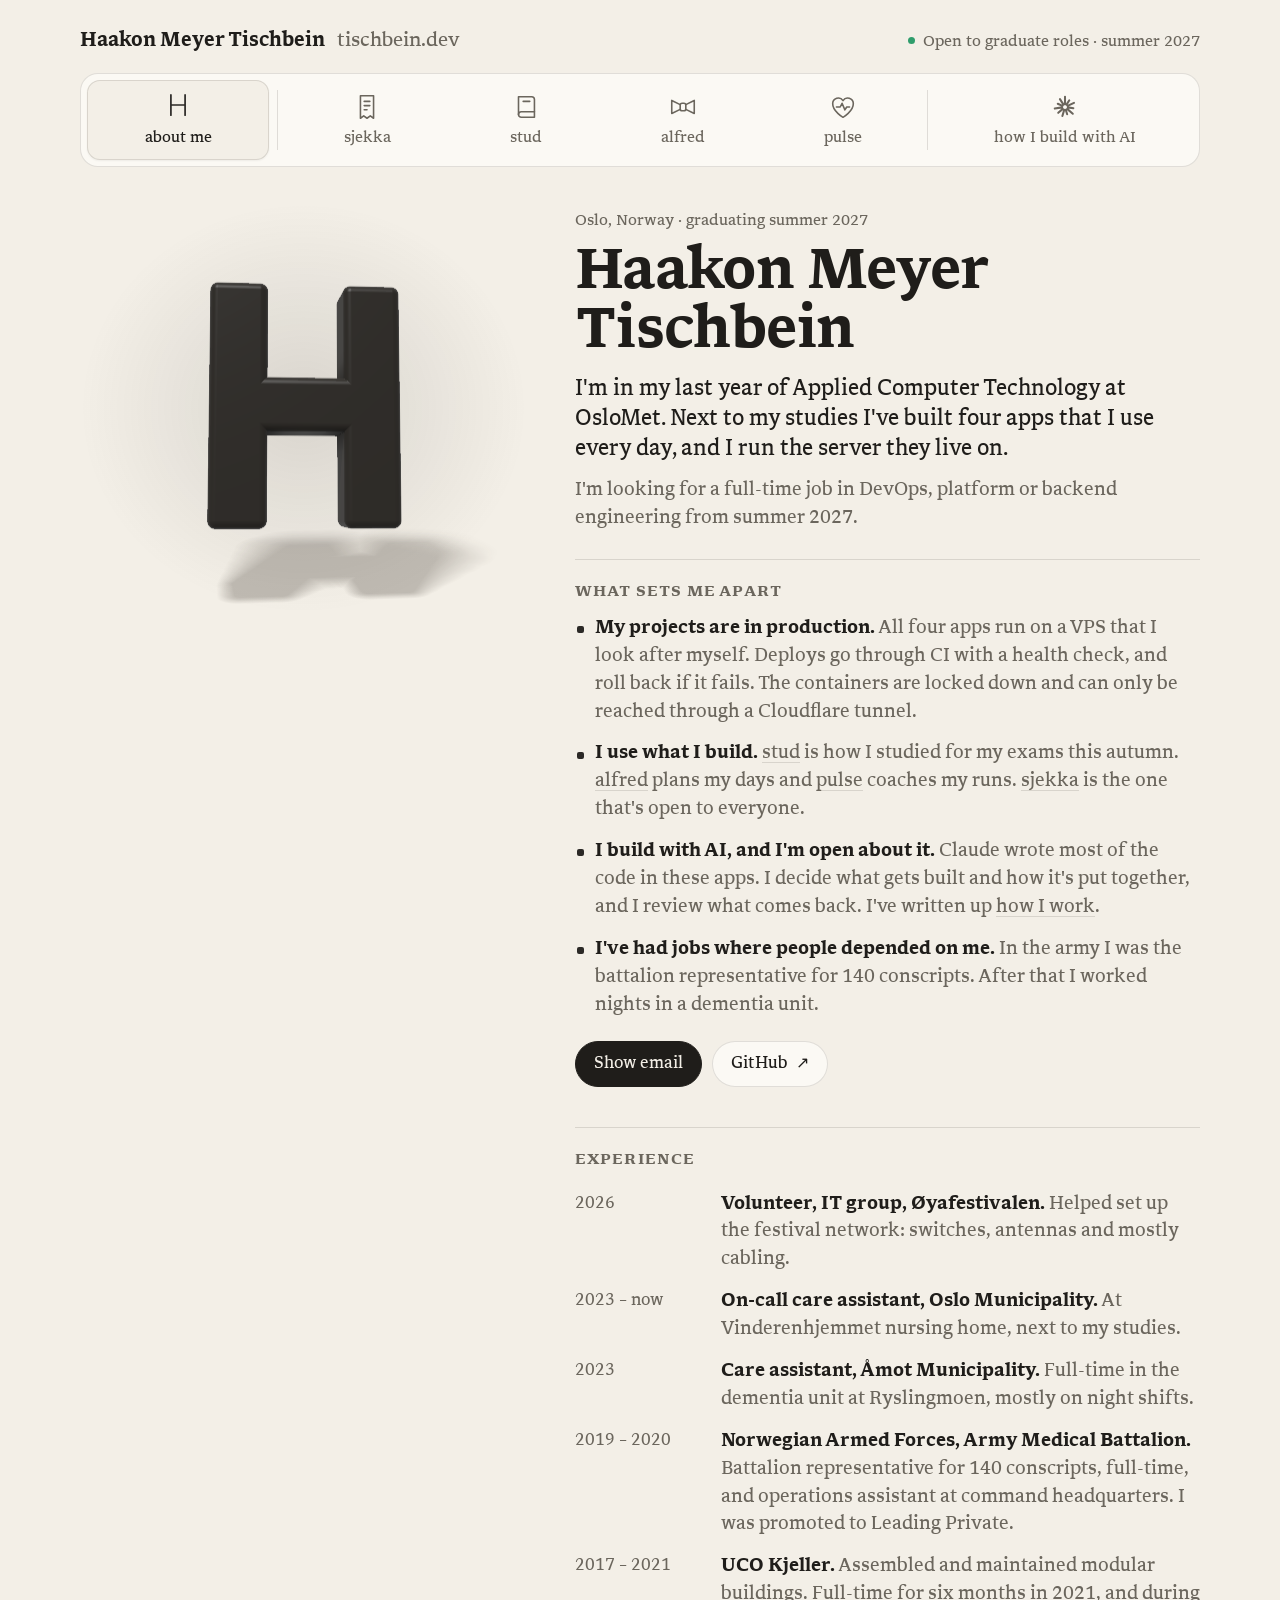
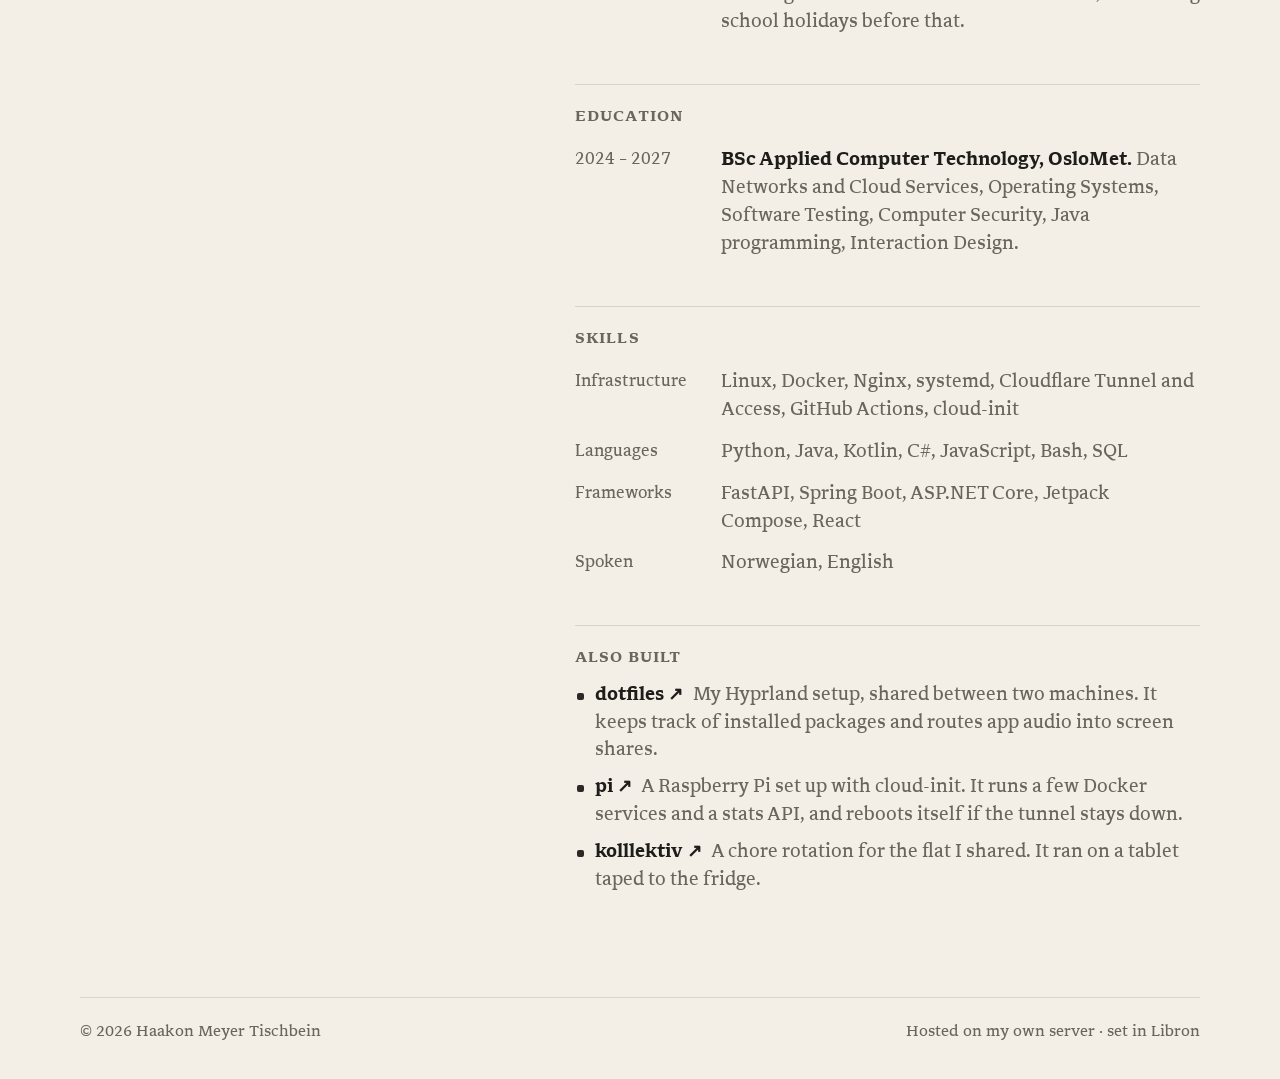
<file: index.html>
<!DOCTYPE html>
<html lang="en">
<head>
    <meta charset="UTF-8">
    <meta name="viewport" content="width=device-width, initial-scale=1.0">
    <title>Haakon Meyer Tischbein</title>
    <meta name="description" content="Final-year Applied Computer Technology student at OsloMet. I have built four apps that I use every day and I run the server they live on. Looking for a full-time job from summer 2027.">
    <meta name="theme-color" content="#f3efe7">
    <link rel="icon" type="image/svg+xml" href="static/favicon.svg?v=3">
    <link rel="preload" href="static/fonts/Libron-Regular.woff2" as="font" type="font/woff2" crossorigin>
    <link rel="stylesheet" href="style.css?v=13">
    <script>document.documentElement.classList.add("js");</script>
</head>
<body>
    <header class="top">
        <a href="./" class="mark">Haakon Meyer Tischbein <span>tischbein.dev</span></a>
        <a class="hire" href="#about" data-goto="about">Open to graduate roles · summer 2027</a>
    </header>

    <nav class="tabs" aria-label="Projects and pages">
        <a href="#about" data-panel="about">
            <svg viewBox="0 0 32 32" aria-hidden="true"><path d="M9 6v20M23 6v20M9 16h14"/></svg>
            <span>about me</span>
        </a>
        <i class="sep" aria-hidden="true"></i>
        <a href="#sjekka" data-panel="sjekka">
            <svg viewBox="0 0 32 32" aria-hidden="true"><path d="M9 4h14v24l-3.5-2.5L16 28l-3.5-2.5L9 28z"/><path d="M13 10h6M13 14.5h6M13 19h3"/></svg>
            <span>sjekka</span>
        </a>
        <a href="#stud" data-panel="stud">
            <svg viewBox="0 0 32 32" aria-hidden="true"><path d="M8 5h14a3 3 0 0 1 3 3v19H11a3 3 0 0 1-3-3z"/><path d="M8 24a3 3 0 0 1 3-3h14M13 10h7"/></svg>
            <span>stud</span>
        </a>
        <a href="#alfred" data-panel="alfred">
            <svg viewBox="0 0 32 32" aria-hidden="true"><path d="M13 13.5 4 9v14l9-4.5M19 13.5 28 9v14l-9-4.5"/><rect x="13" y="12" width="6" height="8" rx="2"/></svg>
            <span>alfred</span>
        </a>
        <a href="#pulse" data-panel="pulse">
            <svg viewBox="0 0 32 32" aria-hidden="true"><path d="M16 27S5 20.5 5 12.5A6 6 0 0 1 16 9.200a6 6 0 0 1 11 3.300C27 20.500 16 27 16 27z"/><path d="M9 16h4l2-4 3 7 2-3h3"/></svg>
            <span>pulse</span>
        </a>
        <i class="sep" aria-hidden="true"></i>
        <a href="#ai" data-panel="ai">
            <svg viewBox="0 0 32 32" aria-hidden="true"><path stroke-width="2.2" d="M16.0 13.0L16.0 5.0M17.6 13.5L20.6 8.8M18.7 14.8L25.6 11.6M19.0 16.4L24.9 17.3M18.3 18.0L24.3 23.2M16.8 18.9L18.3 23.7M15.2 18.9L13.2 25.6M13.7 18.0L8.8 22.2M13.0 16.4L5.1 17.6M13.3 14.8L8.3 12.5M14.4 13.5L10.6 7.6"/></svg>
            <span>how I build with AI</span>
        </a>
    </nav>

    <main class="stage">
        <div class="object">
            <canvas id="object" aria-hidden="true"></canvas>
        </div>

        <div class="panels">

        <section id="about" class="panel">
            <p class="kicker">Oslo, Norway · graduating summer 2027</p>
            <h1>Haakon Meyer Tischbein</h1>
            <p class="lede">I'm in my last year of Applied Computer Technology at OsloMet. Next to my studies I've built four apps that I use every day, and I run the server they live on.</p>
            <p class="sub">I'm looking for a full-time job in DevOps, platform or backend engineering from summer 2027.</p>

            <h3 class="first">What sets me apart</h3>

            <ul class="why">
                <li><b>My projects are in production.</b> All four apps run on a VPS that I look after myself. Deploys go through CI with a health check, and roll back if it fails. The containers are locked down and can only be reached through a Cloudflare tunnel.</li>
                <li><b>I use what I build.</b> <a href="#stud" data-goto="stud">stud</a> is how I studied for my exams this autumn. <a href="#alfred" data-goto="alfred">alfred</a> plans my days and <a href="#pulse" data-goto="pulse">pulse</a> coaches my runs. <a href="#sjekka" data-goto="sjekka">sjekka</a> is the one that's open to everyone.</li>
                <li><b>I build with AI, and I'm open about it.</b> Claude wrote most of the code in these apps. I decide what gets built and how it's put together, and I review what comes back. I've written up <a href="#ai" data-goto="ai">how I work</a>.</li>
                <li><b>I've had jobs where people depended on me.</b> In the army I was the battalion representative for 140 conscripts. After that I worked nights in a dementia unit.</li>
            </ul>

            <div class="actions">
                <button type="button" class="pill primary reveal" data-a="haa" data-b="meti" data-c="hotmail.com">Show email</button>
                <a class="pill" href="https://github.com/H44K0N">GitHub <span class="arrow">↗</span></a>
            </div>

            <h3>Experience</h3>
            <dl class="cv">
                <div><dt>2026</dt><dd><b>Volunteer, IT group, Øyafestivalen.</b> Helped set up the festival network: switches, antennas and mostly cabling.</dd></div>
                <div><dt>2023 – now</dt><dd><b>On-call care assistant, Oslo Municipality.</b> At Vinderenhjemmet nursing home, next to my studies.</dd></div>
                <div><dt>2023</dt><dd><b>Care assistant, Åmot Municipality.</b> Full-time in the dementia unit at Ryslingmoen, mostly on night shifts.</dd></div>
                <div><dt>2019 – 2020</dt><dd><b>Norwegian Armed Forces, Army Medical Battalion.</b> Battalion representative for 140 conscripts, full-time, and operations assistant at command headquarters. I was promoted to Leading Private.</dd></div>
                <div><dt>2017 – 2021</dt><dd><b>UCO Kjeller.</b> Assembled and maintained modular buildings. Full-time for six months in 2021, and during school holidays before that.</dd></div>
            </dl>

            <h3>Education</h3>
            <dl class="cv">
                <div><dt>2024 – 2027</dt><dd><b>BSc Applied Computer Technology, OsloMet.</b> Data Networks and Cloud Services, Operating Systems, Software Testing, Computer Security, Java programming, Interaction Design.</dd></div>
            </dl>

            <h3>Skills</h3>
            <dl class="cv">
                <div><dt>Infrastructure</dt><dd>Linux, Docker, Nginx, systemd, Cloudflare Tunnel and Access, GitHub Actions, cloud&#8209;init</dd></div>
                <div><dt>Languages</dt><dd>Python, Java, Kotlin, C#, JavaScript, Bash, SQL</dd></div>
                <div><dt>Frameworks</dt><dd>FastAPI, Spring Boot, ASP.NET Core, Jetpack Compose, React</dd></div>
                <div><dt>Spoken</dt><dd>Norwegian, English</dd></div>
            </dl>

            <h3>Also built</h3>
            <ul class="also">
                <li><a href="https://github.com/H44K0N/dotfiles">dotfiles <span class="arrow">↗</span></a> My Hyprland setup, shared between two machines. It keeps track of installed packages and routes app audio into screen shares.</li>
                <li><a href="https://github.com/H44K0N/pi">pi <span class="arrow">↗</span></a> A Raspberry Pi set up with cloud-init. It runs a few Docker services and a stats API, and reboots itself if the tunnel stays down.</li>
                <li><a href="https://github.com/H44K0N/kolllektiv">kolllektiv <span class="arrow">↗</span></a> A chore rotation for the flat I shared. It ran on a tablet taped to the fridge.</li>
            </ul>
        </section>

        <section id="sjekka" class="panel">
            <p class="kicker"><span class="live">live</span> Web app · public</p>
            <h2>sjekka</h2>
            <p class="whylabel">Why I built it</p>
            <p class="lede">I'm a student and money is tight. I wanted to compare my shopping lists across shops and see where it's actually cheapest.</p>
            <p class="sub">You take a photo of a grocery receipt and the prices go into a shared database. Then you can look up what things cost in which shop.</p>
            <a class="browser" href="https://sjekka.tischbein.dev" aria-label="Open the live sjekka demo">
                <span class="chrome">sjekka.tischbein.dev <span class="arrow">↗</span></span>
                <video muted loop playsinline preload="none" poster="static/sjekka/poster.jpg?v=2" aria-hidden="true">
                    <source data-src="static/sjekka/preview.webm?v=2" type="video/webm">
                    <source data-src="static/sjekka/preview.mp4?v=2" type="video/mp4">
                </video>
            </a>
            <ol class="flow" style="--n:4" aria-label="How a receipt is processed">
                <li><b>Photo</b><span>of a receipt</span></li><li><b>Read</b><span>Gemini, against a strict schema</span></li><li><b>Queue</b><span>retries, duplicates, unit prices</span></li><li><b>Prices</b><span>one shared database</span></li>
            </ol>
            <ul class="points">
                <li>Gemini has to answer in a fixed format. If a reading doesn't fit, it's thrown out and tried again, so bad data doesn't end up in the database.</li>
                <li>CI deploys it to my server, checks that it's healthy and rolls back if it isn't.</li>
            </ul>
            <ul class="tags"><li>FastAPI</li><li>SQLite</li><li>Gemini</li><li>Docker</li><li>GitHub Actions</li></ul>
            <div class="actions">
                <a class="pill primary" href="https://sjekka.tischbein.dev">Open live demo <span class="arrow">↗</span></a>
                <a class="pill" href="https://github.com/H44K0N/sjekka">Source <span class="arrow">↗</span></a>
            </div>
            <p class="built">Built with Claude Code. <a href="#ai" data-goto="ai">Here's how I work with it.</a></p>
        </section>

        <section id="stud" class="panel">
            <p class="kicker"><span class="live">in daily use</span> Web + Android · private</p>
            <h2>stud</h2>
            <p class="whylabel">Why I built it</p>
            <p class="lede">Every lecturer uses Canvas in their own way, and it's a mess. I got tired of hunting for files and deadlines, so I wanted all my courses to look the same.</p>
            <p class="sub">stud pulls everything from my Canvas courses once an hour, keeps a copy of the files and sorts them into the same folders for every course. It also puts all the deadlines on one timeline. Later I added a daily study session and short audiobook chapters with a quiz after each one.</p>
            <div class="webshots">
                <figure><div class="browser"><span class="chrome">stud · courses and deadlines</span><img src="static/shots/stud-web-home.webp" width="1380" height="900" loading="lazy" alt="stud's front page: three courses and one timeline of upcoming deadlines"></div><figcaption>All courses and their deadlines on one page</figcaption></figure>
                <figure><div class="browser"><span class="chrome">stud · one course</span><img src="static/shots/stud-web-course.webp" width="1380" height="630" loading="lazy" alt="A course page with the same folders as every other course: lectures, assignments, exercises, exams, readings"></div><figcaption>Every course gets the same folders</figcaption></figure>
            </div>
            <div class="shots">
                <figure><img src="static/shots/stud-today.webp" width="480" height="1068" loading="lazy" alt="stud's Today screen with the day's study session"><figcaption>Today's session</figcaption></figure>
                <figure><img src="static/shots/stud-chapter.webp" width="480" height="1068" loading="lazy" alt="An audiobook chapter playing, with its learning goals"><figcaption>A five-minute chapter</figcaption></figure>
                <figure><img src="static/shots/stud-quiz.webp" width="480" height="1068" loading="lazy" alt="A three-question quiz after the chapter"><figcaption>Quiz on what you heard</figcaption></figure>
            </div>
            <p class="note">The screenshots show made-up courses. The real one is behind Cloudflare Access.</p>
            <ol class="flow" style="--n:5" aria-label="How course material flows through stud">
                <li><b>Canvas</b><span>every course, hourly, read-only</span></li><li><b>Mirror</b><span>files kept, hidden ones too</span></li><li><b>Sort</b><span>rules first, Claude for the rest</span></li><li><b>Study</b><span>daily session, cards, mock exams</span></li><li><b>Listen</b><span>spoken chapters, then a quiz</span></li>
            </ol>
            <ul class="points">
                <li>It fetches assignments, modules, files, pages and announcements from Canvas. It also finds files that are only linked from inside a module or a page, and it keeps its copy if the lecturer removes something.</li>
                <li>Some deadlines only exist as a sentence in an announcement. Claude reads those and adds them to the timeline, marked as inferred, with the sentence shown next to them.</li>
                <li>If Claude is down or the monthly budget is used up, the sync still runs and the sorting falls back to plain rules.</li>
                <li>Claude can read the same material through a read-only MCP server, which is how I ask questions about my own syllabus. The Android app works offline.</li>
            </ul>
            <ul class="tags"><li>Canvas API</li><li>FastAPI</li><li>SQLAlchemy</li><li>Claude API</li><li>MCP</li><li>Kotlin</li><li>Media3</li><li>Cloudflare Access</li></ul>
            <p class="built">Built with Claude Code. <a href="#ai" data-goto="ai">Here's how I work with it.</a></p>
        </section>

        <section id="alfred" class="panel">
            <p class="kicker"><span class="live">in daily use</span> Android + backend · private</p>
            <h2>alfred</h2>
            <p class="whylabel">Why I built it</p>
            <p class="lede">I wanted less to think about. Figuring out what to do next takes energy, and I'd rather spend it on doing what needs to be done. With Alfred I can just get to work.</p>
            <p class="sub">Alfred is a personal boss. It plans my week around exams, work and training, and reminds me when a block starts. My news feed stays locked until the day's blocks are done.</p>
            <div class="shots">
                <figure><img src="static/shots/alfred-today.webp" width="480" height="1068" loading="lazy" alt="Alfred's Today screen with a study block in progress"><figcaption>Today</figcaption></figure>
                <figure><img src="static/shots/alfred-week.webp" width="480" height="1068" loading="lazy" alt="The planned week as a calendar"><figcaption>The planned week</figcaption></figure>
                <figure><img src="static/shots/alfred-proof.webp" width="480" height="1068" loading="lazy" alt="Three quick questions to prove a study block was done"><figcaption>A quick quiz before a block counts</figcaption></figure>
            </div>
            <p class="note">The screenshots use demo data.</p>
            <ol class="flow" style="--n:4" aria-label="How Alfred is put together">
                <li><b>State</b><span>one database</span></li><li><b>Rules</b><span>planning as plain code</span></li><li><b>LLM jobs</b><span>intake, briefing, quizzes</span></li><li><b>Phone</b><span>cached plan, its own alarms</span></li>
            </ol>
            <ul class="points">
                <li>It all works with the language model turned off. The plan is made by normal code. The model only helps with the wording and with reading what I type in.</li>
                <li>The app responds straight away, even when I'm offline. What I do is queued and sent to the server in the same order once the connection is back.</li>
                <li>It reads deadlines from stud and training from pulse, so I barely have to enter anything myself.</li>
            </ul>
            <ul class="tags"><li>Kotlin</li><li>Jetpack Compose</li><li>Room</li><li>FastAPI</li><li>Claude API</li><li>Docker</li></ul>
            <p class="built">Built with Claude Code. <a href="#ai" data-goto="ai">Here's how I work with it.</a></p>
        </section>

        <section id="pulse" class="panel">
            <p class="kicker"><span class="live">in use</span> Android + backend · open source</p>
            <h2>pulse</h2>
            <p class="whylabel">Why I built it</p>
            <p class="lede">I didn't find the official apps very intuitive, and some of the features I wanted are behind a paywall. So I made my own.</p>
            <p class="sub">pulse is an interval coach for the Polar H10 chest strap. It shows my heart rate live and tells me out loud when I'm outside the target zone. Afterwards I can see how the session went and whether I'm improving over time.</p>
            <div class="shots">
                <figure><img src="static/shots/pulse-live.webp" width="480" height="1068" loading="lazy" alt="Live heart rate of 181 inside the target zone during an interval"><figcaption>Live, in zone</figcaption></figure>
                <figure><img src="static/shots/pulse-summary.webp" width="480" height="1068" loading="lazy" alt="Summary of a 4x4 interval session with a heart-rate chart"><figcaption>After a 4×4 session</figcaption></figure>
                <figure><img src="static/shots/pulse-progress.webp" width="480" height="1068" loading="lazy" alt="Progress over the last weeks: sessions, time in zone, recovery trend"><figcaption>Progress over weeks</figcaption></figure>
            </div>
            <p class="note">The screenshots use simulated sessions.</p>
            <ol class="flow" style="--n:4" aria-label="How a session flows through pulse">
                <li><b>Strap</b><span>Polar H10 over Bluetooth</span></li><li><b>Engine</b><span>pure Kotlin, tested on simulated runs</span></li><li><b>Coach</b><span>voice cues and live screen</span></li><li><b>Sync</b><span>to my server</span></li>
            </ol>
            <ul class="points">
                <li>The coaching logic doesn't depend on Android, so a whole workout can be replayed in a test without a strap or a phone.</li>
                <li>It also copes with the boring problems, like the sensor dropping out, pausing, and the screen being off for most of a run.</li>
            </ul>
            <ul class="tags"><li>Kotlin</li><li>Jetpack Compose</li><li>Polar BLE SDK</li><li>Room</li><li>FastAPI</li></ul>
            <div class="actions">
                <a class="pill" href="https://github.com/H44K0N/pulse">Source <span class="arrow">↗</span></a>
            </div>
            <p class="built">Built with Claude Code. <a href="#ai" data-goto="ai">Here's how I work with it.</a></p>
        </section>

        <section id="ai" class="panel">
            <p class="kicker">Method</p>
            <h2>How I build with AI</h2>
            <p class="lede">Claude wrote most of the code in these apps. I decide what to build and how it's put together, I review the work, and I run it in production. I'd rather be upfront about that.</p>
            <ol class="steps">
                <li>I write a brief first. Claude asks me questions before it writes any code, and my answers are saved as decisions.</li>
                <li>We work out the architecture together. Claude suggests a design, I push back, and I make the final call on the big things, like what should be its own app and what runs where.</li>
                <li>The app and the server agree on an API before anything is built. That way two agents can build each side at the same time.</li>
                <li>Each agent works in its own clone, on its own branch. Before anything is merged, the tests are run again in a fresh clone and the sensitive code is read.</li>
                <li>The rules are normal code with tests. The language model only gets small jobs where the output can be checked, and the apps still work without it.</li>
                <li>Deploys go through CI with a health check and rollback. There are backups, and a cap on what the AI is allowed to spend.</li>
            </ol>
            <div class="actions">
                <a class="pill primary" href="ai/">Read the longer version <span class="arrow">→</span></a>
            </div>
        </section>

        </div>
    </main>

    <footer>
        <span>© 2026 Haakon Meyer Tischbein</span>
        <span>Hosted on my own server · set in Libron</span>
    </footer>

    <script src="app.js?v=7" defer></script>
</body>
</html>
</file>
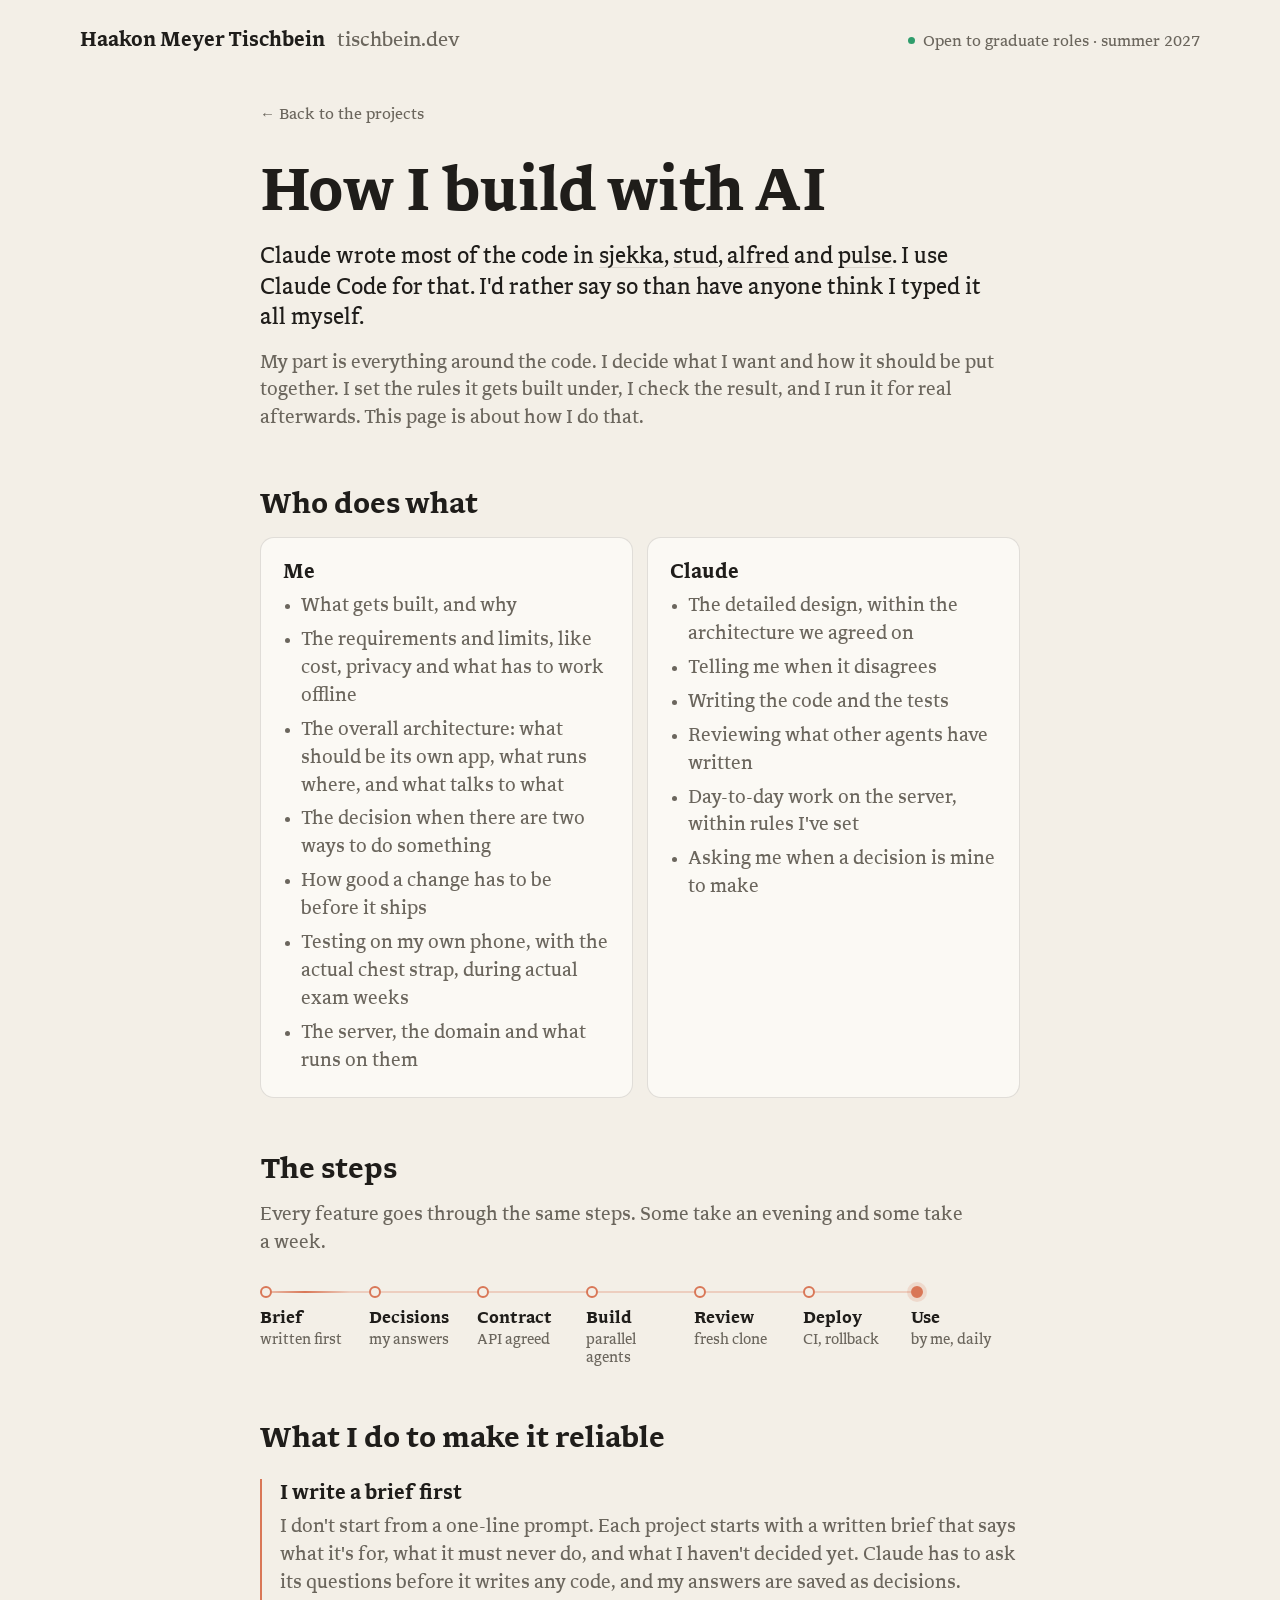
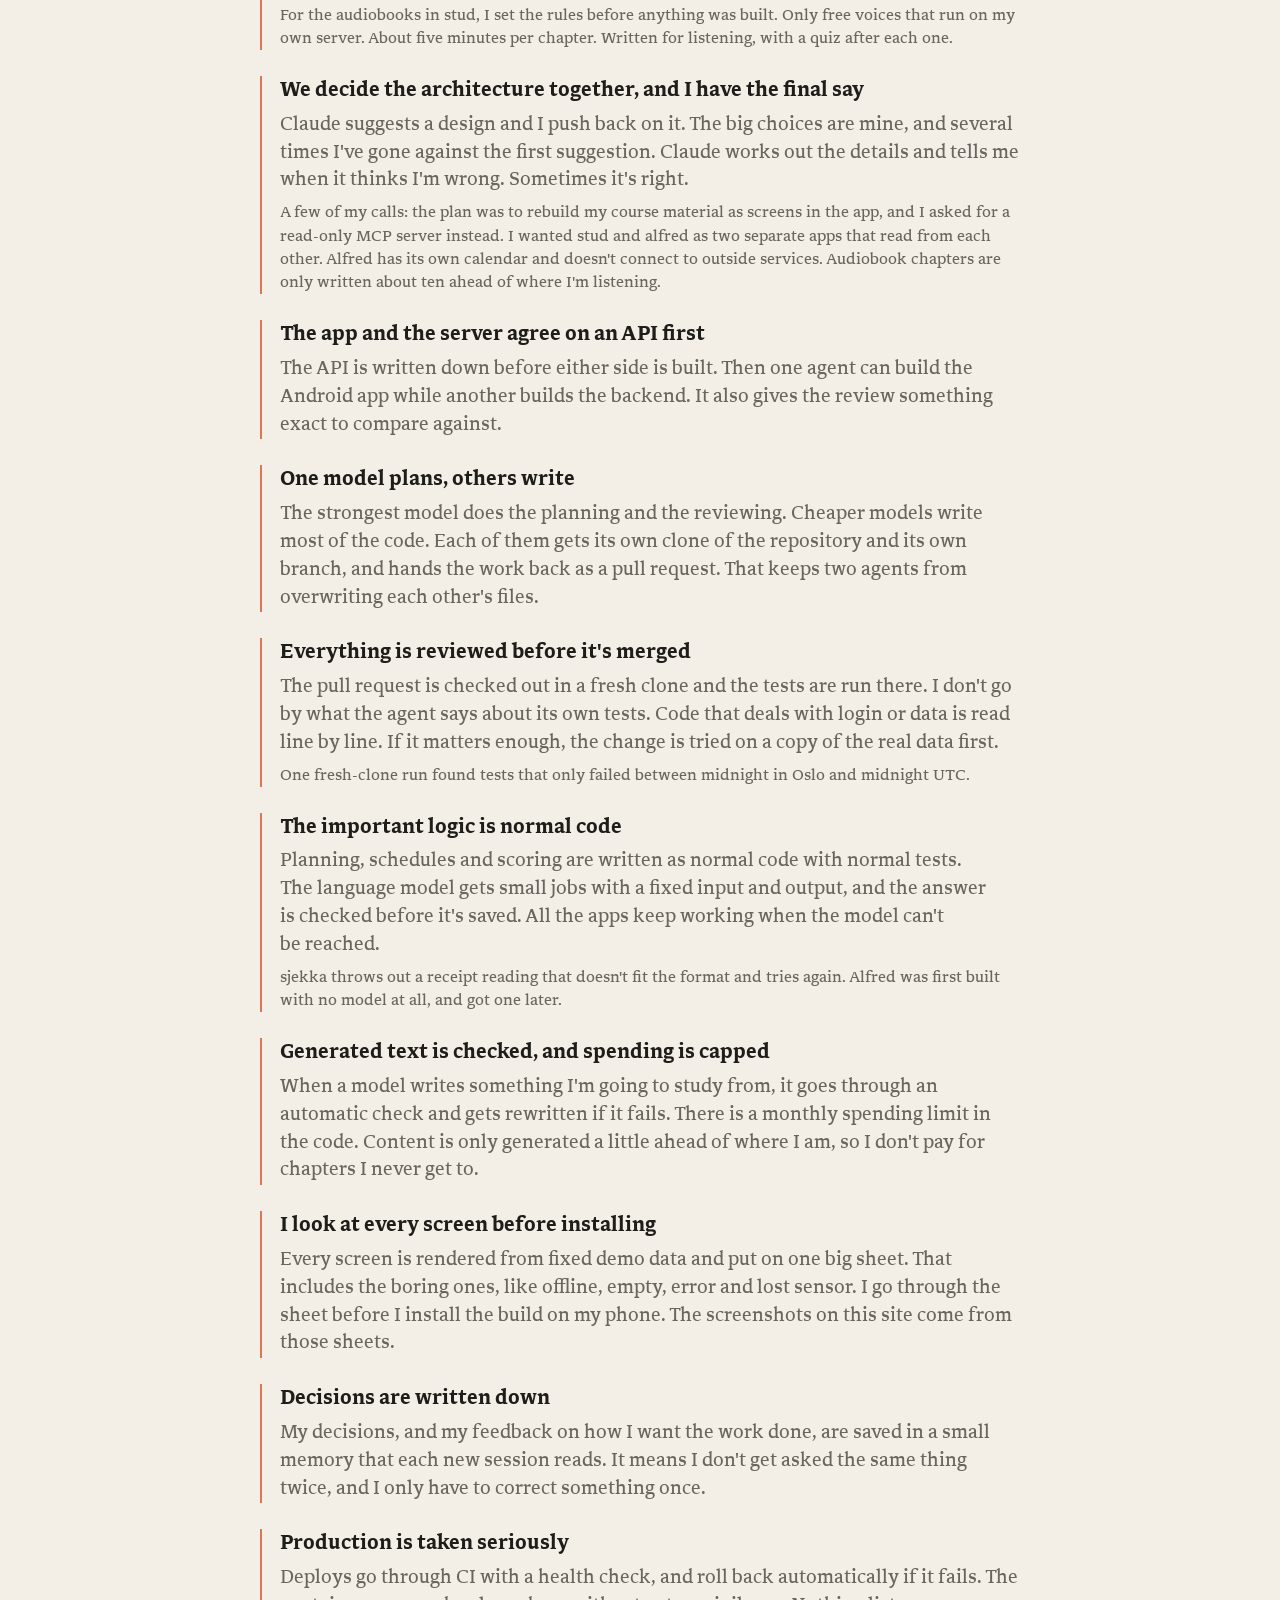
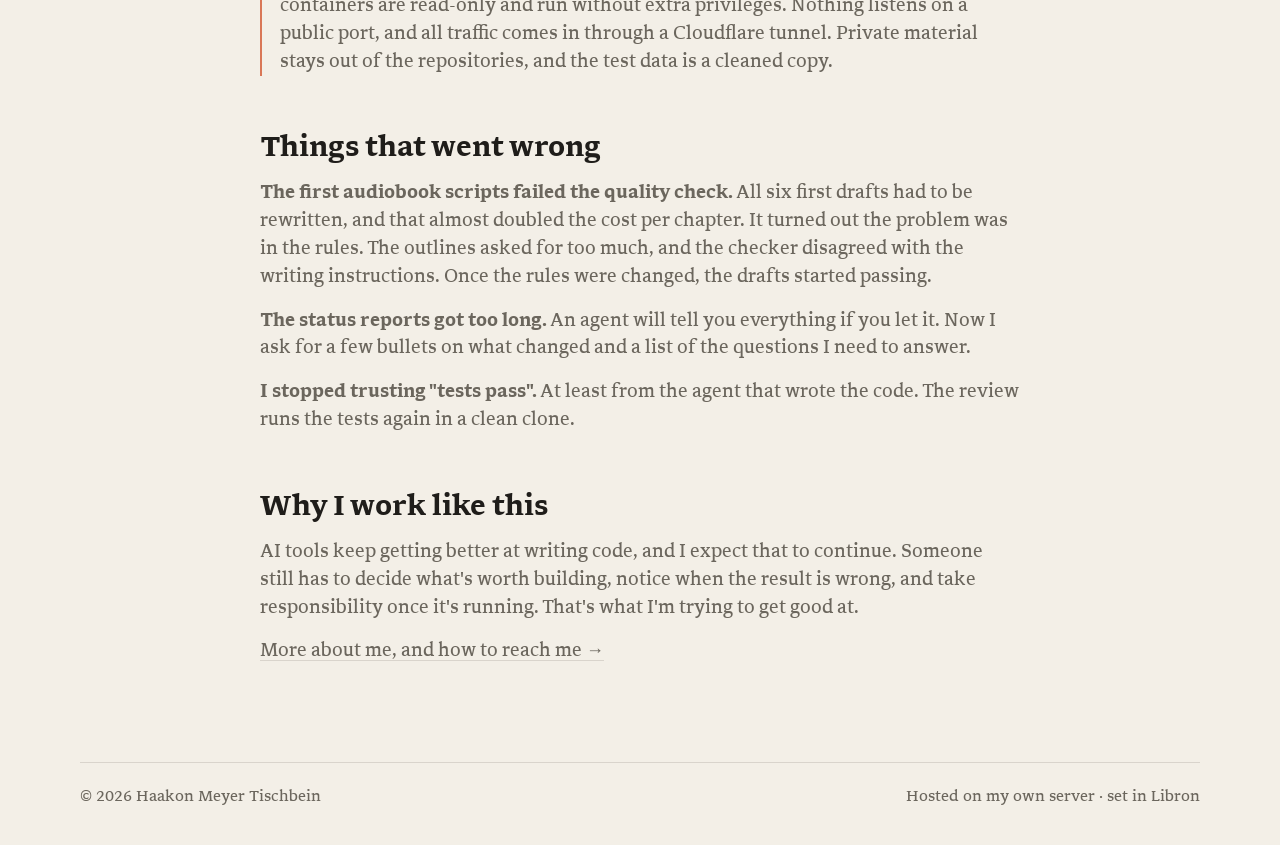
<file: ai/index.html>
<!DOCTYPE html>
<html lang="en" style="--accent:#d97757">
<head>
    <meta charset="UTF-8">
    <meta name="viewport" content="width=device-width, initial-scale=1.0">
    <title>How I build with AI · Haakon Meyer Tischbein</title>
    <meta name="description" content="Claude wrote most of the code in my apps. This is how I work with it, what I decide myself, and what went wrong along the way.">
    <meta name="theme-color" content="#f3efe7">
    <link rel="icon" type="image/svg+xml" href="../static/favicon.svg?v=3">
    <link rel="preload" href="../static/fonts/Libron-Regular.woff2" as="font" type="font/woff2" crossorigin>
    <link rel="stylesheet" href="../style.css?v=13">
</head>
<body>
    <header class="top">
        <a href="../" class="mark">Haakon Meyer Tischbein <span>tischbein.dev</span></a>
        <a class="hire" href="../#about">Open to graduate roles · summer 2027</a>
    </header>

    <main class="article">
        <a class="back" href="../#ai">← Back to the projects</a>
        <h1>How I build with AI</h1>
        <p class="lede">Claude wrote most of the code in <a href="../#sjekka">sjekka</a>, <a href="../#stud">stud</a>, <a href="../#alfred">alfred</a> and <a href="../#pulse">pulse</a>. I use Claude Code for that. I'd rather say so than have anyone think I typed it all myself.</p>
        <p>My part is everything around the code. I decide what I want and how it should be put together. I set the rules it gets built under, I check the result, and I run it for real afterwards. This page is about how I do that.</p>

        <h2>Who does what</h2>
        <div class="split">
            <div class="box">
                <h3>Me</h3>
                <ul>
                    <li>What gets built, and why</li>
                    <li>The requirements and limits, like cost, privacy and what has to work offline</li>
                    <li>The overall architecture: what should be its own app, what runs where, and what talks to what</li>
                    <li>The decision when there are two ways to do something</li>
                    <li>How good a change has to be before it ships</li>
                    <li>Testing on my own phone, with the actual chest strap, during actual exam weeks</li>
                    <li>The server, the domain and what runs on them</li>
                </ul>
            </div>
            <div class="box">
                <h3>Claude</h3>
                <ul>
                    <li>The detailed design, within the architecture we agreed on</li>
                    <li>Telling me when it disagrees</li>
                    <li>Writing the code and the tests</li>
                    <li>Reviewing what other agents have written</li>
                    <li>Day-to-day work on the server, within rules I've set</li>
                    <li>Asking me when a decision is mine to make</li>
                </ul>
            </div>
        </div>

        <h2>The steps</h2>
        <p>Every feature goes through the same steps. Some take an evening and some take a week.</p>
        <ol class="flow loop" style="--n:7" aria-label="The steps a feature goes through">
            <li><b>Brief</b><span>written first</span></li><li><b>Decisions</b><span>my answers</span></li><li><b>Contract</b><span>API agreed</span></li><li><b>Build</b><span>parallel agents</span></li><li><b>Review</b><span>fresh clone</span></li><li><b>Deploy</b><span>CI, rollback</span></li><li><b>Use</b><span>by me, daily</span></li>
        </ol>

        <h2>What I do to make it reliable</h2>
        <div class="tech">
            <div>
                <h3>I write a brief first</h3>
                <p>I don't start from a one-line prompt. Each project starts with a written brief that says what it's for, what it must never do, and what I haven't decided yet. Claude has to ask its questions before it writes any code, and my answers are saved as decisions.</p>
                <p class="ex">For the audiobooks in stud, I set the rules before anything was built. Only free voices that run on my own server. About five minutes per chapter. Written for listening, with a quiz after each one.</p>
            </div>
            <div>
                <h3>We decide the architecture together, and I have the final say</h3>
                <p>Claude suggests a design and I push back on it. The big choices are mine, and several times I've gone against the first suggestion. Claude works out the details and tells me when it thinks I'm wrong. Sometimes it's right.</p>
                <p class="ex">A few of my calls: the plan was to rebuild my course material as screens in the app, and I asked for a read-only MCP server instead. I wanted stud and alfred as two separate apps that read from each other. Alfred has its own calendar and doesn't connect to outside services. Audiobook chapters are only written about ten ahead of where I'm listening.</p>
            </div>
            <div>
                <h3>The app and the server agree on an API first</h3>
                <p>The API is written down before either side is built. Then one agent can build the Android app while another builds the backend. It also gives the review something exact to compare against.</p>
            </div>
            <div>
                <h3>One model plans, others write</h3>
                <p>The strongest model does the planning and the reviewing. Cheaper models write most of the code. Each of them gets its own clone of the repository and its own branch, and hands the work back as a pull request. That keeps two agents from overwriting each other's files.</p>
            </div>
            <div>
                <h3>Everything is reviewed before it's merged</h3>
                <p>The pull request is checked out in a fresh clone and the tests are run there. I don't go by what the agent says about its own tests. Code that deals with login or data is read line by line. If it matters enough, the change is tried on a copy of the real data first.</p>
                <p class="ex">One fresh-clone run found tests that only failed between midnight in Oslo and midnight UTC.</p>
            </div>
            <div>
                <h3>The important logic is normal code</h3>
                <p>Planning, schedules and scoring are written as normal code with normal tests. The language model gets small jobs with a fixed input and output, and the answer is checked before it's saved. All the apps keep working when the model can't be reached.</p>
                <p class="ex">sjekka throws out a receipt reading that doesn't fit the format and tries again. Alfred was first built with no model at all, and got one later.</p>
            </div>
            <div>
                <h3>Generated text is checked, and spending is capped</h3>
                <p>When a model writes something I'm going to study from, it goes through an automatic check and gets rewritten if it fails. There is a monthly spending limit in the code. Content is only generated a little ahead of where I am, so I don't pay for chapters I never get to.</p>
            </div>
            <div>
                <h3>I look at every screen before installing</h3>
                <p>Every screen is rendered from fixed demo data and put on one big sheet. That includes the boring ones, like offline, empty, error and lost sensor. I go through the sheet before I install the build on my phone. The screenshots on this site come from those sheets.</p>
            </div>
            <div>
                <h3>Decisions are written down</h3>
                <p>My decisions, and my feedback on how I want the work done, are saved in a small memory that each new session reads. It means I don't get asked the same thing twice, and I only have to correct something once.</p>
            </div>
            <div>
                <h3>Production is taken seriously</h3>
                <p>Deploys go through CI with a health check, and roll back automatically if it fails. The containers are read-only and run without extra privileges. Nothing listens on a public port, and all traffic comes in through a Cloudflare tunnel. Private material stays out of the repositories, and the test data is a cleaned copy.</p>
            </div>
        </div>

        <h2>Things that went wrong</h2>
        <p><b>The first audiobook scripts failed the quality check.</b> All six first drafts had to be rewritten, and that almost doubled the cost per chapter. It turned out the problem was in the rules. The outlines asked for too much, and the checker disagreed with the writing instructions. Once the rules were changed, the drafts started passing.</p>
        <p><b>The status reports got too long.</b> An agent will tell you everything if you let it. Now I ask for a few bullets on what changed and a list of the questions I need to answer.</p>
        <p><b>I stopped trusting "tests pass".</b> At least from the agent that wrote the code. The review runs the tests again in a clean clone.</p>

        <h2>Why I work like this</h2>
        <p>AI tools keep getting better at writing code, and I expect that to continue. Someone still has to decide what's worth building, notice when the result is wrong, and take responsibility once it's running. That's what I'm trying to get good at.</p>
        <p><a href="../#about">More about me, and how to reach me →</a></p>
    </main>

    <footer>
        <span>© 2026 Haakon Meyer Tischbein</span>
        <span>Hosted on my own server · set in Libron</span>
    </footer>
</body>
</html>
</file>
<file: style.css>
@font-face {
  font-family: "Libron";
  src: url("static/fonts/Libron-Regular.woff2") format("woff2");
  font-weight: 400;
  font-display: swap;
}
@font-face {
  font-family: "Libron";
  src: url("static/fonts/Libron-Bold.woff2") format("woff2");
  font-weight: 700;
  font-display: swap;
}

:root {
  --paper:  #f3efe7;                 /* warm paper background */
  --card:   #fbf9f4;                 /* raised surfaces */
  --line:   rgba(38, 34, 28, 0.13);  /* hairlines */
  --text:   #1f1d1a;                 /* ink */
  --soft:   #6b665d;                 /* secondary text */
  --accent: #2b2926;                 /* set per panel by app.js */
  color-scheme: light;
}

* { box-sizing: border-box; }

html { scroll-behavior: smooth; }
body {
  margin: 0;
  background: var(--paper);
  color: var(--text);
  font-family: "Libron", Georgia, serif;
  font-size: 18px;
  line-height: 1.55;
  -webkit-font-smoothing: antialiased;
}
::selection { background: var(--text); color: var(--paper); }
a { color: inherit; text-decoration: none; }
:focus-visible { outline: 2px solid var(--accent); outline-offset: 3px; border-radius: 4px; }

.top, .tabs, .stage, footer, .article {
  width: min(1120px, 100% - 40px);
  margin-inline: auto;
}

/* name + availability */
.top {
  display: flex;
  flex-wrap: wrap;
  justify-content: space-between;
  align-items: baseline;
  gap: 6px 20px;
  padding: 26px 0 18px;
}
.mark { font-weight: 700; font-size: 19px; }
.mark span { margin-left: 8px; font-weight: 400; color: var(--soft); }
.hire {
  font-size: 15px;
  color: var(--soft);
  transition: color 150ms;
}
.hire::before {
  content: "";
  display: inline-block;
  width: 7px; height: 7px;
  margin-right: 8px;
  border-radius: 50%;
  background: #2f9d6c;
  vertical-align: 2px;
}
.hire:hover { color: var(--text); }

/* the nav bar: one tab per app */
.tabs {
  display: flex;
  align-items: stretch;
  gap: 4px;
  padding: 6px;
  background: var(--card);
  border: 1px solid var(--line);
  border-radius: 18px;
  overflow-x: auto;
  scrollbar-width: none;
}
.tabs::-webkit-scrollbar { display: none; }
.tabs a {
  flex: 1 0 auto;
  display: flex;
  flex-direction: column;
  align-items: center;
  gap: 4px;
  min-width: 84px;
  padding: 12px 14px 10px;
  border-radius: 13px;
  font-size: 15px;
  color: var(--soft);
  white-space: nowrap;
  transition: background 180ms, color 180ms;
}
.tabs svg {
  width: 30px; height: 30px;
  fill: none;
  stroke: currentColor;
  stroke-width: 1.7;
  stroke-linecap: round;
  stroke-linejoin: round;
  transition: transform 220ms cubic-bezier(.3, 1.5, .5, 1), stroke 180ms;
}
.tabs a:hover { color: var(--text); }
.tabs a.on {
  background: var(--paper);
  color: var(--text);
  box-shadow: inset 0 0 0 1px var(--line), 0 1px 2px rgba(38, 34, 28, 0.06);
}
.tabs a.on svg { stroke: var(--accent); transform: translateY(-2px) scale(1.08); }
.tabs .sep { flex: 0 0 1px; margin: 10px 4px; background: var(--line); }

/* the showcase: 3D object on the left, the selected panel on the right */
.stage {
  display: grid;
  grid-template-columns: minmax(0, 5fr) minmax(0, 7fr);
  gap: 24px 48px;
  align-items: start;
  padding: 36px 0 80px;
}
.object {
  position: sticky;
  top: 20px;
  aspect-ratio: 1;
  border-radius: 28px;
  background:
    radial-gradient(closest-side at 50% 46%, color-mix(in srgb, var(--accent) 13%, transparent), transparent 100%);
  transition: background 400ms;
}
.object canvas { display: block; width: 100%; height: 100%; }
.object.no-gl { display: none; }
html:not(.js) .object { display: none; }
html:not(.js) .stage, .stage:has(.object.no-gl) { grid-template-columns: minmax(0, 720px); justify-content: center; }

.panel { min-width: 0; }
.panel[hidden] { display: none; }
html.js .panel { animation: rise 320ms cubic-bezier(.2, .7, .2, 1) both; }
html:not(.js) .panel + .panel { margin-top: 80px; padding-top: 48px; border-top: 1px solid var(--line); }
@keyframes rise { from { opacity: 0; transform: translateY(8px); } }

.kicker {
  margin: 6px 0 10px;
  font-size: 15px;
  color: var(--soft);
}
.live {
  display: inline-block;
  margin-right: 8px;
  padding: 1px 9px 2px;
  border-radius: 99px;
  background: color-mix(in srgb, var(--accent) 14%, transparent);
  color: color-mix(in srgb, var(--accent) 78%, var(--text));
  font-size: 13px;
  font-weight: 700;
}
.panel h2 { margin-bottom: 18px !important; }
.panel h1, .panel h2 {
  margin: 0 0 14px;
  font-size: clamp(38px, 5vw, 56px);
  line-height: 1.05;
  font-weight: 700;
  letter-spacing: -0.01em;
  text-wrap: balance;
}
.panel h3 {
  margin: 40px 0 12px;
  padding-top: 20px;
  border-top: 1px solid var(--line);
  font-size: 15px;
  font-weight: 700;
  letter-spacing: 0.08em;
  text-transform: uppercase;
  color: var(--soft);
}
.lede:has(+ .sub) { margin-bottom: 12px; }
.sub { max-width: 38em; margin: 0 0 24px; color: var(--soft); }
#about .sub { margin-bottom: 4px; }
.whylabel {
  margin: 0 0 6px;
  font-size: 13px;
  font-weight: 700;
  letter-spacing: 0.09em;
  text-transform: uppercase;
  color: color-mix(in srgb, var(--accent) 80%, var(--text));
}
.panel h3.first { margin-top: 26px; }
.lede {
  max-width: 36em;
  margin: 0 0 26px;
  font-size: 21px;
  line-height: 1.45;
  text-wrap: pretty;
}

/* phone screenshots */
.shots {
  display: grid;
  grid-template-columns: repeat(3, minmax(0, 1fr));
  gap: 14px;
  margin: 0 0 10px;
}
.shots figure { margin: 0; }
.shots img {
  display: block;
  width: 100%;
  height: auto;
  border-radius: 18px;
  border: 5px solid #171614;
  background: #171614;
  box-shadow: 0 14px 30px -14px rgba(38, 34, 28, 0.45);
}
.shots figcaption { margin-top: 10px; font-size: 14px; color: var(--soft); text-align: center; }
.note { margin: 0 0 26px; font-size: 14px; color: var(--soft); }

.webshots {
  display: grid;
  grid-template-columns: minmax(0, 1fr);
  gap: 18px;
  margin: 0 0 22px;
}
.webshots figure { margin: 0; }
.webshots .browser { margin: 0; }
.webshots img { display: block; width: 100%; height: auto; }
.webshots figcaption { margin-top: 10px; font-size: 14px; color: var(--soft); text-align: center; }

/* browser frame for the sjekka recording */
.browser {
  display: block;
  overflow: hidden;
  margin: 0 0 26px;
  border: 1px solid var(--line);
  border-radius: 12px;
  background: #0d0c0b;
  box-shadow: 0 14px 30px -16px rgba(38, 34, 28, 0.4);
}
.browser .chrome {
  display: flex;
  justify-content: space-between;
  padding: 7px 14px;
  background: var(--card);
  border-bottom: 1px solid var(--line);
  font-size: 14px;
  color: var(--soft);
}
.browser video { display: block; width: 100%; aspect-ratio: 16 / 10; object-fit: cover; object-position: top; }

/* pipeline diagrams: stations on a track, a highlight travelling along it */
.flow {
  position: relative;
  display: grid;
  grid-template-columns: repeat(var(--n, 4), minmax(0, 1fr));
  margin: 4px 0 26px;
  padding: 0;
  list-style: none;
}
.flow li {
  position: relative;
  padding: 24px 14px 0 0;
  font-size: 14px;
  line-height: 1.3;
  color: var(--soft);
}
.flow b { display: block; margin-bottom: 2px; font-size: 16px; color: var(--text); }
.flow span { display: block; text-wrap: balance; }
.flow li::before {
  content: "";
  position: absolute;
  left: 0; top: 2px;
  width: 12px; height: 12px;
  border-radius: 50%;
  border: 2px solid var(--accent);
  background: var(--paper);
  box-sizing: border-box;
  z-index: 1;
}
.flow li:last-child::before { background: var(--accent); box-shadow: 0 0 0 4px color-mix(in srgb, var(--accent) 18%, transparent); }
.flow li:not(:last-child)::after {
  content: "";
  position: absolute;
  left: 12px; right: 0; top: 7px;
  height: 2px;
  background: color-mix(in srgb, var(--accent) 28%, transparent);
}
.flow::after {
  content: "";
  position: absolute;
  left: 0; top: 7px;
  width: calc(100% - 100% / var(--n, 4));
  height: 2px;
  background: linear-gradient(90deg, transparent, var(--accent), transparent) no-repeat;
  background-size: 90px 100%;
  animation: travel 3.6s cubic-bezier(.45, 0, .55, 1) infinite;
}
@keyframes travel {
  from { background-position: -90px 0; }
  to { background-position: calc(100% + 90px) 0; }
}

.points, .why, .also, .steps { margin: 0 0 22px; padding: 0; list-style: none; }
.points li, .why li, .also li {
  position: relative;
  margin-bottom: 9px;
  padding-left: 20px;
  color: var(--soft);
  max-width: 40em;
}
.points li::before, .why li::before, .also li::before {
  content: "";
  position: absolute;
  left: 2px; top: 0.62em;
  width: 7px; height: 7px;
  border-radius: 2px;
  background: var(--accent);
}
.why li { margin-bottom: 14px; }
.why b, .steps b, .cv b, .also a { color: var(--text); }
.why a, .built a, .article p a { border-bottom: 1px solid var(--line); transition: border-color 150ms; }
.why a:hover, .built a:hover, .article p a:hover { border-color: var(--text); }

.steps { counter-reset: step; }
.steps li {
  counter-increment: step;
  position: relative;
  margin-bottom: 14px;
  padding-left: 40px;
  color: var(--soft);
  max-width: 40em;
}
.steps li::before {
  content: counter(step);
  position: absolute;
  left: 0; top: 1px;
  width: 26px; height: 26px;
  border-radius: 50%;
  background: color-mix(in srgb, var(--accent) 14%, transparent);
  color: color-mix(in srgb, var(--accent) 78%, var(--text));
  font-size: 14px;
  font-weight: 700;
  line-height: 26px;
  text-align: center;
}

.tags { display: flex; flex-wrap: wrap; gap: 6px; margin: 0 0 24px; padding: 0; list-style: none; }
.tags li {
  padding: 2px 10px 3px;
  border: 1px solid var(--line);
  border-radius: 99px;
  font-size: 14px;
  color: var(--soft);
}

.actions { display: flex; flex-wrap: wrap; gap: 10px; margin: 0 0 22px; }
.pill {
  display: inline-flex;
  align-items: center;
  gap: 8px;
  padding: 9px 18px 10px;
  border: 1px solid var(--line);
  border-radius: 99px;
  background: var(--card);
  color: var(--text);
  font: inherit;
  font-size: 16px;
  cursor: pointer;
  transition: transform 150ms, border-color 150ms, background 150ms;
}
.pill:hover { transform: translateY(-1px); border-color: var(--text); }
.pill.primary { background: var(--text); border-color: var(--text); color: var(--paper); }
.arrow { display: inline-block; transition: transform 150ms; }
a:hover > .arrow { transform: translate(2px, -2px); }

.built { margin: 0; font-size: 15px; color: var(--soft); }

/* CV-style rows */
.cv { margin: 0; }
.cv div {
  display: grid;
  grid-template-columns: 130px minmax(0, 1fr);
  gap: 4px 16px;
  padding: 7px 0;
}
.cv dt { color: var(--soft); font-size: 16px; }
.cv dd { margin: 0; color: var(--soft); }
.also a { margin-right: 6px; font-weight: 700; }

footer {
  display: flex;
  flex-wrap: wrap;
  justify-content: space-between;
  gap: 8px;
  padding: 22px 0 36px;
  border-top: 1px solid var(--line);
  font-size: 15px;
  color: var(--soft);
}

/* the long-form page */
.article { max-width: 760px; padding: 28px 0 80px; }
.article .back { font-size: 15px; color: var(--soft); }
.article .back:hover { color: var(--text); }
.article h1 {
  margin: 34px 0 18px;
  font-size: clamp(38px, 6vw, 58px);
  line-height: 1.05;
  letter-spacing: -0.01em;
  text-wrap: balance;
}
.article h2 { margin: 56px 0 14px; font-size: 28px; line-height: 1.2; }
.article h3 { margin: 0 0 6px; font-size: 19px; }
.article p { margin: 0 0 16px; color: var(--soft); text-wrap: pretty; }
.article p.lede { color: var(--text); }
.article .split {
  display: grid;
  grid-template-columns: repeat(2, minmax(0, 1fr));
  gap: 14px;
}
.article .box {
  padding: 20px 22px 8px;
  background: var(--card);
  border: 1px solid var(--line);
  border-radius: 14px;
}
.article .box ul { margin: 0 0 14px; padding-left: 18px; color: var(--soft); }
.article .box li { margin-bottom: 6px; }
.article .loop { margin: 26px 0 8px; }
.article .tech { display: grid; gap: 26px; margin-top: 22px; }
.article .tech > div { padding-left: 18px; border-left: 2px solid var(--accent); }
.article .tech p { margin-bottom: 0; }
.article .tech .ex { margin-top: 6px; font-size: 15px; }

@media (max-width: 860px) {
  .stage { grid-template-columns: minmax(0, 1fr); padding-top: 12px; }
  .object { position: static; width: min(300px, 70%); margin: 0 auto -8px; }
  .tabs a { min-width: 72px; padding: 10px 12px 8px; }
  .cv div { grid-template-columns: minmax(0, 1fr); }
  .article .split { grid-template-columns: minmax(0, 1fr); }
}
@media (max-width: 600px) {
  .tabs { display: grid; grid-template-columns: repeat(3, minmax(0, 1fr)); overflow: visible; }
  .tabs .sep { display: none; }
  .tabs a { min-width: 0; padding: 10px 4px 8px; font-size: 14px; line-height: 1.2; white-space: normal; text-align: center; }
  .tabs svg { width: 26px; height: 26px; }
  .flow li { padding-right: 8px; }
  .flow b { font-size: 14px; }
  .flow span { font-size: 12px; }
  .flow.loop { grid-template-columns: repeat(4, minmax(0, 1fr)); row-gap: 16px; }
  .flow.loop::after { display: none; }
}
@media (max-width: 480px) {
  body { font-size: 17px; }
  .lede { font-size: 19px; }
  .shots { gap: 8px; }
  .shots img { border-width: 3px; border-radius: 12px; }
}
@media (prefers-reduced-motion: reduce) {
  html { scroll-behavior: auto; }
  html.js .panel { animation: none; }
  .flow::after { display: none; }
  * { transition: none !important; }
}
</file>
